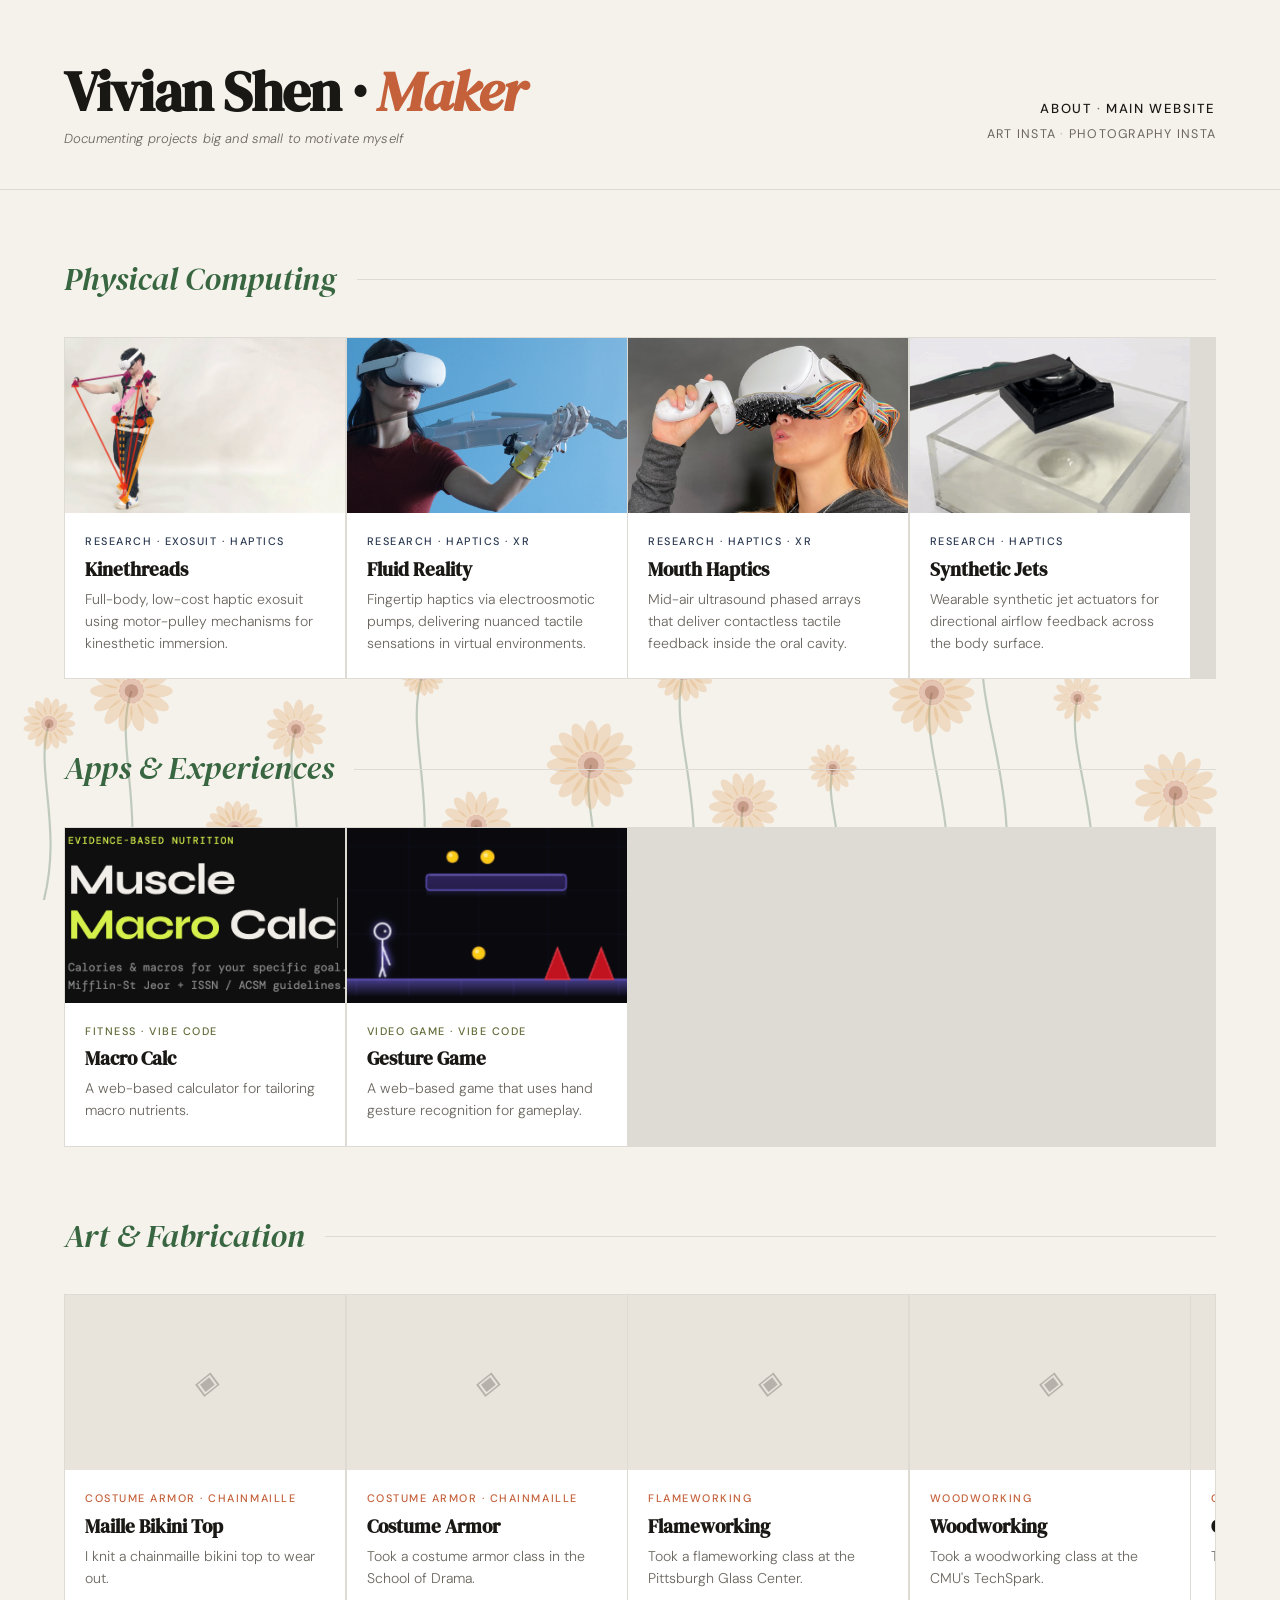
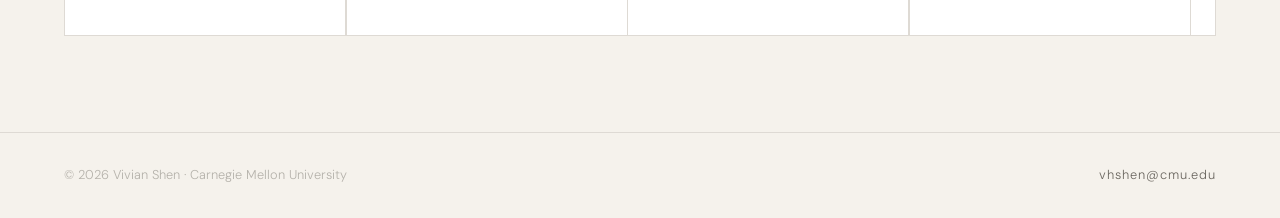
<file: index.html>
<!DOCTYPE html>
<html lang="en">
<head>
  <meta charset="UTF-8" />
  <meta name="viewport" content="width=device-width, initial-scale=1.0" />
  <title>Vivian Shen</title>
  <link rel="preconnect" href="https://fonts.googleapis.com" />
  <link rel="preconnect" href="https://fonts.gstatic.com" crossorigin />
  <link href="https://fonts.googleapis.com/css2?family=DM+Serif+Display:ital@0;1&family=DM+Sans:ital,opsz,wght@0,9..40,300;0,9..40,400;0,9..40,500;1,9..40,300&display=swap" rel="stylesheet" />
  <style>
    *, *::before, *::after { box-sizing: border-box; margin: 0; padding: 0; }

    :root {
      --cream: #F5F2EC;
      --ink: #1a1814;
      --ink-muted: #6b6760;
      --ink-faint: #b5b2ab;
      --terracotta: #C4603A;
      --terracotta-dark: #bc6c25;
      --light-orange: #dda15e;
      --forest: #283618;
      --meadow: #386641;
      --olive: #606c38;
      --navy: #2b3a52;
      --rule: #dedad4;
      --card-bg: #ffffff;
      --hover-bg: #f0ede6;
    }

    html { font-size: 16px; }

    body {
      background: var(--cream);
      color: var(--ink);
      font-family: 'DM Sans', sans-serif;
      font-weight: 300;
      line-height: 1.6;
      min-height: 100vh;
    }

    /* ── Header ── */
    header {
      padding: 4rem 4rem 2.5rem;
      border-bottom: 1px solid var(--rule);
      display: flex;
      align-items: flex-end;
      justify-content: space-between;
      flex-wrap: wrap;
      gap: 1rem;
    }

    .site-name {
      font-family: 'DM Serif Display', serif;
      font-size: clamp(2.2rem, 5vw, 3.5rem);
      letter-spacing: -0.02em;
      line-height: 1;
      color: var(--ink);
    }

    .site-name em {
      font-style: italic;
      color: var(--terracotta);
    }

    .header-left {
      display: flex;
      flex-direction: column;
      gap: 0.5rem;
    }

    .header-right {
      display: flex;
      flex-direction: column;
      align-items: flex-end;
      gap: 0.4rem;
      padding-bottom: 0.25rem;
    }

    .site-tagline {
      font-size: 0.82rem;
      letter-spacing: 0.12em;
      text-transform: uppercase;
      color: var(--ink-muted);
      font-weight: 500;
    }

    .site-tagline a {
      color: var(--ink);
      text-decoration: none;
      font-weight: 500;
    }

    .site-tagline a:hover { color: var(--terracotta); }

    .site-subtitle {
      font-size: 0.82rem;
      color: var(--ink-muted);
      font-weight: 300;
      font-style: italic;
      letter-spacing: 0.01em;
    }

    .site-social {
      font-size: 0.78rem;
      letter-spacing: 0.1em;
      text-transform: uppercase;
      color: var(--ink-faint);
      font-weight: 400;
    }

    .site-social a {
      color: var(--ink-muted);
      text-decoration: none;
    }

    .site-social a:hover { color: var(--terracotta); }

    /* ── Main ── */
    main {
      padding: 0 4rem 6rem;
      width: 100%;
    }

    /* ── Section ── */
    section {
      padding-top: 4rem;
    }

    .section-header {
      display: flex;
      align-items: center;
      gap: 1.25rem;
      margin-bottom: 2rem;
    }

    .section-label {
      font-family: 'DM Serif Display', serif;
      font-size: 2rem;
      font-style: italic;
      color: var(--meadow);
      white-space: nowrap;
    }

    .section-rule {
      flex: 1;
      height: 1px;
      background: var(--rule);
    }

    .section-number {
      font-size: 0.75rem;
      letter-spacing: 0.1em;
      color: var(--ink-faint);
      font-weight: 400;
    }

    /* ── Grid ── */
    .project-grid {
      display: inline-flex;
      flex-direction: row;
      gap: 1.5px;
      background: var(--rule);
      border: 1.5px solid var(--rule);
      max-width: 100%;
      overflow-x: auto;
      scroll-snap-type: x mandatory;
      -webkit-overflow-scrolling: touch;
      scrollbar-width: thin;
      scrollbar-color: var(--ink-faint) transparent;
    }

    .project-grid::-webkit-scrollbar {
      height: 4px;
    }

    .project-grid::-webkit-scrollbar-track {
      background: transparent;
    }

    .project-grid::-webkit-scrollbar-thumb {
      background: var(--ink-faint);
      border-radius: 2px;
    }

    /* ── Card ── */
    .project-card {
      background: var(--card-bg);
      text-decoration: none;
      color: inherit;
      display: block;
      position: relative;
      overflow: hidden;
      transition: background 0.18s ease;
      flex: 0 0 280px;
      scroll-snap-align: start;
    }

    .project-card:hover {
      background: var(--hover-bg);
    }

    .project-card:hover .card-arrow {
      opacity: 1;
      transform: translate(0, 0);
    }

    .project-card:hover .card-thumb img {
      transform: scale(1.04);
    }

    .card-thumb {
      width: 100%;
      aspect-ratio: 16 / 10;
      overflow: hidden;
      background: #e8e4dc;
      position: relative;
    }

    .card-thumb img {
      width: 100%;
      height: 100%;
      object-fit: cover;
      display: block;
      transition: transform 0.4s ease;
    }

    .card-thumb-placeholder {
      width: 100%;
      height: 100%;
      display: flex;
      align-items: center;
      justify-content: center;
      font-family: 'DM Serif Display', serif;
      font-style: italic;
      font-size: 2rem;
      color: var(--ink-faint);
      user-select: none;
    }

    .card-body {
      padding: 1.25rem 1.25rem 1.5rem;
    }

    .card-tag {
      font-size: 0.68rem;
      letter-spacing: 0.14em;
      text-transform: uppercase;
      font-weight: 500;
      margin-bottom: 0.4rem;
    }

    .tag-tech { color: var(--navy); }
    .tag-experience { color: var(--olive); }
    .tag-art { color: var(--terracotta); }

    .card-title {
      font-family: 'DM Serif Display', serif;
      font-size: 1.2rem;
      line-height: 1.25;
      margin-bottom: 0.5rem;
      color: var(--ink);
    }

    .card-blurb {
      font-size: 0.88rem;
      color: var(--ink-muted);
      line-height: 1.55;
    }

    .card-arrow {
      position: absolute;
      top: 1rem;
      right: 1rem;
      width: 28px;
      height: 28px;
      border: 1px solid var(--rule);
      border-radius: 50%;
      display: flex;
      align-items: center;
      justify-content: center;
      background: var(--card-bg);
      opacity: 0;
      transform: translate(4px, -4px);
      transition: opacity 0.18s ease, transform 0.18s ease;
    }

    .card-arrow svg {
      width: 12px;
      height: 12px;
      stroke: var(--ink);
      fill: none;
      stroke-width: 1.5;
    }

    /* ── Footer ── */
    footer {
      border-top: 1px solid var(--rule);
      padding: 2rem 4rem;
      display: flex;
      align-items: center;
      justify-content: space-between;
      flex-wrap: wrap;
      gap: 1rem;
    }

    footer p {
      font-size: 0.8rem;
      color: var(--ink-faint);
    }

    footer a {
      color: var(--ink-muted);
      text-decoration: none;
      font-size: 0.8rem;
      letter-spacing: 0.08em;
    }

    footer a:hover { color: var(--terracotta); }

    @media (max-width: 640px) {
      header, main, footer { padding-left: 1.5rem; padding-right: 1.5rem; }
      header { padding-top: 2.5rem; }
    }
  </style>
</head>
<body>

<canvas id="sunflower-canvas" style="position:fixed;inset:0;width:100%;height:100%;pointer-events:none;z-index:0;"></canvas>

<header style="position:relative;z-index:1;">
  <div class="header-left">
    <h1 class="site-name">Vivian Shen · <em>Maker</em></h1>
    <p class="site-subtitle">Documenting projects big and small to motivate myself</p>
  </div>
  <div class="header-right">
    <p class="site-tagline"><a href="./about.html">About</a> · <a href="https://www.vivian-shen.com">Main Website</a></p>
    <p class="site-social"><a href="https://www.instagram.com/vhshen.art/" target="_blank">Art Insta</a> · <a href="https://www.instagram.com/vhshen.jpg/" target="_blank">Photography Insta</a></p>
  </div>
</header>

<main style="position:relative;z-index:1;">

  <!-- ── TECH ── -->
  <section aria-label="Physical Computing projects">
    <div class="section-header">
      <span class="section-label">Physical Computing</span>
      <div class="section-rule"></div>
      <!-- <span class="section-number">01</span> -->
    </div>
    <div class="project-grid">

      <a href="https://www.vivian-shen.com/research/kinethreads" class="project-card">
        <div class="card-thumb">
          <!-- <div class="card-thumb-placeholder">⊗</div> -->
          <img src="./images/kinethreads.png" alt="Photo of the Kinethreads prototype, showing a full-body haptic exosuit with visible motor-pulley mechanisms." />
        </div>
        <div class="card-body">
          <p class="card-tag tag-tech">RESEARCH · Exosuit · Haptics</p>
          <h2 class="card-title">Kinethreads</h2>
          <p class="card-blurb">Full-body, low-cost haptic exosuit using motor-pulley mechanisms for kinesthetic immersion.</p>
        </div>
        <div class="card-arrow">
          <svg viewBox="0 0 12 12"><path d="M2 10L10 2M10 2H4M10 2V8"/></svg>
        </div>
      </a>

      <a href="https://www.vivian-shen.com/research/fluid-reality" class="project-card">
        <div class="card-thumb">
          <!-- <div class="card-thumb-placeholder">〜</div> -->
          <img src="./images/fluidreality.png" alt="Photo of the Fluid Reality prototype, showing a fingertip haptic device with a small fluid reservoir and tubing." />
        </div>
        <div class="card-body">
          <p class="card-tag tag-tech">RESEARCH · Haptics · XR</p>
          <h2 class="card-title">Fluid Reality</h2>
          <p class="card-blurb">Fingertip haptics via electroosmotic pumps, delivering nuanced tactile sensations in virtual environments.</p>
        </div>
        <div class="card-arrow">
          <svg viewBox="0 0 12 12"><path d="M2 10L10 2M10 2H4M10 2V8"/></svg>
        </div>
      </a>

      <a href="https://www.vivian-shen.com/research/mouthhaptics" class="project-card">
        <div class="card-thumb">
          <!-- <div class="card-thumb-placeholder">◎</div> -->
          <img src="./images/mouthhaptics.png" alt="Photo of the Mouth Haptics prototype, showing a device for delivering tactile feedback inside the oral cavity." />
        </div>
        <div class="card-body">
          <p class="card-tag tag-tech">RESEARCH · Haptics · XR</p>
          <h2 class="card-title">Mouth Haptics</h2>
          <p class="card-blurb">Mid-air ultrasound phased arrays that deliver contactless tactile feedback inside the oral cavity.</p>
        </div>
        <div class="card-arrow">
          <svg viewBox="0 0 12 12"><path d="M2 10L10 2M10 2H4M10 2V8"/></svg>
        </div>
      </a>

      <a href="https://www.vivian-shen.com/research/synjets" class="project-card">
        <div class="card-thumb">
          <!-- <div class="card-thumb-placeholder">≋</div> -->
          <img src="./images/synjets.png" alt="Photo of the Synthetic Jets prototype, showing wearable actuators for directional airflow feedback." />
        </div>
        <div class="card-body">
          <p class="card-tag tag-tech">RESEARCH · Haptics</p>
          <h2 class="card-title">Synthetic Jets</h2>
          <p class="card-blurb">Wearable synthetic jet actuators for directional airflow feedback across the body surface.</p>
        </div>
        <div class="card-arrow">
          <svg viewBox="0 0 12 12"><path d="M2 10L10 2M10 2H4M10 2V8"/></svg>
        </div>
      </a>

      <!-- <a href="https://www.vivian-shen.com/research/locolocomotion" class="project-card">
        <div class="card-thumb">
          <div class="card-thumb-placeholder">⟳</div>
        </div>
        <div class="card-body">
          <p class="card-tag tag-tech">Locomotion · VR</p>
          <h2 class="card-title">Locolocomotion</h2>
          <p class="card-blurb">Omnidirectional treadmill prototype with rolling ball mechanisms enabling free lateral VR traversal.</p>
        </div>
        <div class="card-arrow">
          <svg viewBox="0 0 12 12"><path d="M2 10L10 2M10 2H4M10 2V8"/></svg>
        </div>
      </a> -->

    </div>
  </section>

  <!-- ── EXPERIENCE ── -->
  <section aria-label="Experience projects">
    <div class="section-header">
      <span class="section-label">Apps & Experiences</span>
      <div class="section-rule"></div>
      <!-- <span class="section-number">02</span> -->
    </div>
    <div class="project-grid">

      <a href="./webapps/muscle-macro-calculator.html" class="project-card">
        <div class="card-thumb">
          <!-- <div class="card-thumb-placeholder">✦</div> -->
           <img src="./images/macro.png" />
        </div>
        <div class="card-body">
          <p class="card-tag tag-experience">Fitness · Vibe Code</p>
          <h2 class="card-title">Macro Calc</h2>
          <p class="card-blurb">A web-based calculator for tailoring macro nutrients.</p>
        </div>
        <div class="card-arrow">
          <svg viewBox="0 0 12 12"><path d="M2 10L10 2M10 2H4M10 2V8"/></svg>
        </div>
      </a>

      <a href="./webapps/hand-gesture-game.html" class="project-card">
        <div class="card-thumb">
          <!-- <div class="card-thumb-placeholder">✦</div> -->
           <img src="./images/gesturegame.png" alt="Screenshot of the Gesture Game interface, showing a hand in front of a webcam feed with game elements overlaid." />
        </div>
        <div class="card-body">
          <p class="card-tag tag-experience">Video Game · Vibe Code</p>
          <h2 class="card-title">Gesture Game</h2>
          <p class="card-blurb">A web-based game that uses hand gesture recognition for gameplay.</p>
        </div>
        <div class="card-arrow">
          <svg viewBox="0 0 12 12"><path d="M2 10L10 2M10 2H4M10 2V8"/></svg>
        </div>
      </a>

      <!-- <a href="./webapps/ARAR_offline/" class="project-card">
        <div class="card-thumb">
          <div class="card-thumb-placeholder">✦</div>
        </div>
        <div class="card-body">
          <p class="card-tag tag-experience">User Study</p>
          <h2 class="card-title">ARAR Async Study</h2>
          <p class="card-blurb"></p>
        </div>
        <div class="card-arrow">
          <svg viewBox="0 0 12 12"><path d="M2 10L10 2M10 2H4M10 2V8"/></svg>
        </div>
      </a> -->

      <!-- <a href="./webapps/ARAR_offline/" class="project-card">
        <div class="card-thumb">
          <div class="card-thumb-placeholder">✦</div>
        </div>
        <div class="card-body">
          <p class="card-tag tag-experience">Coffee · Pittsburgh</p>
          <h2 class="card-title">Coffee Passport</h2>
          <p class="card-blurb">Created a digital passport for exploring coffee shops in Pittsburgh.</p>
        </div>
        <div class="card-arrow">
          <svg viewBox="0 0 12 12"><path d="M2 10L10 2M10 2H4M10 2V8"/></svg>
        </div>
      </a> -->

      <!-- <a href="./chi2026/" class="project-card">
        <div class="card-thumb">
          <div class="card-thumb-placeholder">▲</div>
        </div>
        <div class="card-body">
          <p class="card-tag tag-experience">Conference · Pittsburgh</p>
          <h2 class="card-title">CHI 2026</h2>
          <p class="card-blurb">Creative direction and local organizing for CHI 2026 in Pittsburgh — branding, rally towels, and three-rivers identity.</p>
        </div>
        <div class="card-arrow">
          <svg viewBox="0 0 12 12"><path d="M2 10L10 2M10 2H4M10 2V8"/></svg>
        </div>
      </a> -->

      <!-- <a href="./uist-sic/" class="project-card">
        <div class="card-thumb">
          <div class="card-thumb-placeholder">⬡</div>
        </div>
        <div class="card-body">
          <p class="card-tag tag-experience">UIST · Organizing</p>
          <h2 class="card-title">UIST Student Innovation Contest</h2>
          <p class="card-blurb">Co-chairing the UIST SIC in partnership with EmotiBit, including theme design and promo video production.</p>
        </div>
        <div class="card-arrow">
          <svg viewBox="0 0 12 12"><path d="M2 10L10 2M10 2H4M10 2V8"/></svg>
        </div>
      </a> -->

    </div>
  </section>

  <!-- ── ART ── -->
  <section aria-label="Art projects">
    <div class="section-header">
      <span class="section-label">Art & Fabrication</span>
      <div class="section-rule"></div>
      <!-- <span class="section-number">03</span> -->
    </div>
    <div class="project-grid">
      <a href="./mailletop/" class="project-card">
        <div class="card-thumb">
          <div class="card-thumb-placeholder">◈</div>
        </div>
        <div class="card-body">
          <p class="card-tag tag-art">Costume Armor · Chainmaille</p>
          <h2 class="card-title">Maille Bikini Top</h2>
          <p class="card-blurb">I knit a chainmaille bikini top to wear out.</p>
        </div>
        <div class="card-arrow">
          <svg viewBox="0 0 12 12"><path d="M2 10L10 2M10 2H4M10 2V8"/></svg>
        </div>
      </a>
      
      <a href="./costumearmor/" class="project-card">
        <div class="card-thumb">
          <div class="card-thumb-placeholder">◈</div>
        </div>
        <div class="card-body">
          <p class="card-tag tag-art">Costume Armor · Chainmaille</p>
          <h2 class="card-title">Costume Armor</h2>
          <p class="card-blurb">Took a costume armor class in the School of Drama.</p>
        </div>
        <div class="card-arrow">
          <svg viewBox="0 0 12 12"><path d="M2 10L10 2M10 2H4M10 2V8"/></svg>
        </div>
      </a>

      <a href="./flameworking/" class="project-card">
        <div class="card-thumb">
          <div class="card-thumb-placeholder">◈</div>
        </div>
        <div class="card-body">
          <p class="card-tag tag-art">Flameworking</p>
          <h2 class="card-title">Flameworking</h2>
          <p class="card-blurb">Took a flameworking class at the Pittsburgh Glass Center.</p>
        </div>
        <div class="card-arrow">
          <svg viewBox="0 0 12 12"><path d="M2 10L10 2M10 2H4M10 2V8"/></svg>
        </div>
      </a>

      <a href="./woodworking/" class="project-card">
        <div class="card-thumb">
          <div class="card-thumb-placeholder">◈</div>
        </div>
        <div class="card-body">
          <p class="card-tag tag-art">Woodworking</p>
          <h2 class="card-title">Woodworking</h2>
          <p class="card-blurb">Took a woodworking class at the CMU's TechSpark.</p>
        </div>
        <div class="card-arrow">
          <svg viewBox="0 0 12 12"><path d="M2 10L10 2M10 2H4M10 2V8"/></svg>
        </div>
      </a>

      <a href="./glass-blowing/" class="project-card">
        <div class="card-thumb">
          <div class="card-thumb-placeholder">◈</div>
        </div>
        <div class="card-body">
          <p class="card-tag tag-art">Glass Blowing · Hot Glass</p>
          <h2 class="card-title">Glass Blowing</h2>
          <p class="card-blurb">Took Hot Glass I at PGH Glass Center</p>
        </div>
        <div class="card-arrow">
          <svg viewBox="0 0 12 12"><path d="M2 10L10 2M10 2H4M10 2V8"/></svg>
        </div>
      </a>

      <a href="./risograph/" class="project-card">
        <div class="card-thumb">
          <div class="card-thumb-placeholder">◈</div>
        </div>
        <div class="card-body">
          <p class="card-tag tag-art">Risograph · Printmaking</p>
          <h2 class="card-title">Birds Aren't Real Poster</h2>
          <p class="card-blurb">A risograph poster for the Birds Aren't Real campaign.</p>
        </div>
        <div class="card-arrow">
          <svg viewBox="0 0 12 12"><path d="M2 10L10 2M10 2H4M10 2V8"/></svg>
        </div>
      </a>

      <a href="./frogstamp/" class="project-card">
        <div class="card-thumb">
          <div class="card-thumb-placeholder">◈</div>
        </div>
        <div class="card-body">
          <p class="card-tag tag-art">Linocut · Stamp Making</p>
          <h2 class="card-title">Frog Stamp</h2>
          <p class="card-blurb">A linocut stamp featuring a Japanese frog design.</p>
        </div>
        <div class="card-arrow">
          <svg viewBox="0 0 12 12"><path d="M2 10L10 2M10 2H4M10 2V8"/></svg>
        </div>
      </a>

      <a href="./digiavatars/" class="project-card">
        <div class="card-thumb">
          <div class="card-thumb-placeholder">◈</div>
        </div>
        <div class="card-body">
          <p class="card-tag tag-art">Digital Art</p>
          <h2 class="card-title">Digital Avatars</h2>
          <p class="card-blurb">As a fundraiser for BLM, I created digital avatars for friends to raise money.</p>
        </div>
        <div class="card-arrow">
          <svg viewBox="0 0 12 12"><path d="M2 10L10 2M10 2H4M10 2V8"/></svg>
        </div>
      </a>

      <a href="./digiskylines/" class="project-card">
        <div class="card-thumb">
          <div class="card-thumb-placeholder">◈</div>
        </div>
        <div class="card-body">
          <p class="card-tag tag-art">Digital Art</p>
          <h2 class="card-title">Digital Skylines</h2>
          <p class="card-blurb">Geometric city skylines of LA, SF, and NYC.</p>
        </div>
        <div class="card-arrow">
          <svg viewBox="0 0 12 12"><path d="M2 10L10 2M10 2H4M10 2V8"/></svg>
        </div>
      </a>

      <a href="./pokecardpainting/" class="project-card">
        <div class="card-thumb">
          <div class="card-thumb-placeholder">∧</div>
        </div>
        <div class="card-body">
          <p class="card-tag tag-art">Painting · Pokemon</p>
          <h2 class="card-title">Pokemon Card Painting</h2>
          <p class="card-blurb">Practiced painting by "completing" Pokemon cards.</p>
        </div>
        <div class="card-arrow">
          <svg viewBox="0 0 12 12"><path d="M2 10L10 2M10 2H4M10 2V8"/></svg>
        </div>
      </a>

      <a href="./digipokemon/" class="project-card">
        <div class="card-thumb">
          <div class="card-thumb-placeholder">◉</div>
        </div>
        <div class="card-body">
          <p class="card-tag tag-art">Digital Art · Pokemon</p>
          <h2 class="card-title">Digital Pokemon</h2>
          <p class="card-blurb">To learn digital art, I drew the first 9 pokemon.</p>
        </div>
        <div class="card-arrow">
          <svg viewBox="0 0 12 12"><path d="M2 10L10 2M10 2H4M10 2V8"/></svg>
        </div>
      </a>

    </div>
  </section>

</main>

<footer style="position:relative;z-index:1;">
  <p>© 2026 Vivian Shen · Carnegie Mellon University</p>
  <a href="mailto:vhshen@cmu.edu">vhshen@cmu.edu</a>
</footer>

<script>
(function () {
  const canvas = document.getElementById('sunflower-canvas');
  const ctx = canvas.getContext('2d');

  let mouseX = window.innerWidth / 2;
  let mouseY = window.innerHeight / 2;

  document.addEventListener('mousemove', e => {
    mouseX = e.clientX;
    mouseY = e.clientY;
  });

  const flowers = [];

  function buildFlowers() {
    flowers.length = 0;
    const W = window.innerWidth;
    const H = window.innerHeight;

    // Spread flowers across the bottom, with a few taller ones for depth
    const positions = [
      // x as fraction of W, baseY offset above bottom, stemLen, size
      [0.03, 0],  [0.10, 0], [0.17, 0], [0.24, 0],
      [0.31, 0],  [0.38, 0], [0.45, 0], [0.52, 0],
      [0.59, 0],  [0.66, 0], [0.73, 0], [0.80, 0],
      [0.87, 0],  [0.94, 0],
    ];

    // Seed deterministic randomness per position for consistent look
    function seededRand(seed) {
      const x = Math.sin(seed + 1) * 43758.5453123;
      return x - Math.floor(x);
    }

    positions.forEach(([xf], i) => {
      const r1 = seededRand(i * 3.1);
      const r2 = seededRand(i * 3.1 + 1);
      const r3 = seededRand(i * 3.1 + 2);
      flowers.push({
        x: xf * W + (r1 - 0.5) * 60,
        baseY: H + 10,                          // rooted at bottom edge
        stemLength: 80 + r2 * 200,
        size: 16 + r3 * 18,
        petalCount: 12 + Math.round(r1 * 6),
        angle: -Math.PI / 2,
        lerpSpeed: 0.025 + r2 * 0.025,
      });
    });
  }

  function resizeCanvas() {
    canvas.width = window.innerWidth;
    canvas.height = window.innerHeight;
    buildFlowers();
  }
  resizeCanvas();
  window.addEventListener('resize', resizeCanvas);

  function drawFlower(f) {
    const { x, baseY, stemLength, size, angle, petalCount } = f;

    // Tip position
    const tipX = x + Math.cos(angle) * stemLength;
    const tipY = baseY + Math.sin(angle) * stemLength;

    // Slight S-curve for stem
    const ctrl1X = x + Math.cos(angle + 0.25) * stemLength * 0.45;
    const ctrl1Y = baseY + Math.sin(angle + 0.25) * stemLength * 0.45;
    const ctrl2X = x + Math.cos(angle - 0.1) * stemLength * 0.75;
    const ctrl2Y = baseY + Math.sin(angle - 0.1) * stemLength * 0.75;

    ctx.beginPath();
    ctx.moveTo(x, baseY);
    ctx.bezierCurveTo(ctrl1X, ctrl1Y, ctrl2X, ctrl2Y, tipX, tipY);
    ctx.strokeStyle = 'rgba(56, 102, 65, 0.28)';
    ctx.lineWidth = 2.2;
    ctx.lineJoin = 'round';
    ctx.stroke();

    // Petals
    for (let p = 0; p < petalCount; p++) {
      const pa = (p / petalCount) * Math.PI * 2;
      const px = tipX + Math.cos(pa) * size * 0.85;
      const py = tipY + Math.sin(pa) * size * 0.85;
      ctx.beginPath();
      ctx.ellipse(px, py, size * 0.48, size * 0.21, pa, 0, Math.PI * 2);
      ctx.fillStyle = 'rgba(221, 161, 94, 0.28)';
      ctx.fill();
    }

    // Center disc
    ctx.beginPath();
    ctx.arc(tipX, tipY, size * 0.40, 0, Math.PI * 2);
    ctx.fillStyle = 'rgba(196, 96, 58, 0.32)';
    ctx.fill();

    // Inner seed ring
    ctx.beginPath();
    ctx.arc(tipX, tipY, size * 0.22, 0, Math.PI * 2);
    ctx.fillStyle = 'rgba(120, 50, 20, 0.28)';
    ctx.fill();
  }

  const MAX_TILT = Math.PI / 5.5; // ~33° max lean from vertical

  function animate() {
    ctx.clearRect(0, 0, canvas.width, canvas.height);

    flowers.forEach(f => {
      // Angle from flower base to cursor
      const dx = mouseX - f.x;
      const dy = mouseY - f.baseY;
      let raw = Math.atan2(dy, dx);

      // Clamp to within MAX_TILT of straight-up (-PI/2)
      let delta = raw - (-Math.PI / 2);
      while (delta >  Math.PI) delta -= Math.PI * 2;
      while (delta < -Math.PI) delta += Math.PI * 2;
      delta = Math.max(-MAX_TILT, Math.min(MAX_TILT, delta));
      const target = -Math.PI / 2 + delta;

      // Smooth lerp
      f.angle += (target - f.angle) * f.lerpSpeed;

      drawFlower(f);
    });

    requestAnimationFrame(animate);
  }

  animate();
})();
</script>

<script>
(function () {
  const ns = 'http://www.w3.org/2000/svg';

  // Simple upright leaf SVG — tip at top (y≈1), base at bottom (y≈30)
  function makeLeafSVG(w, h, opacity) {
    const svg = document.createElementNS(ns, 'svg');
    svg.setAttribute('viewBox', '0 0 20 32');
    svg.setAttribute('width', w);
    svg.setAttribute('height', h);
    svg.style.display = 'block';

    const p = document.createElementNS(ns, 'path');
    p.setAttribute('d', 'M10 30 C4 23 1 16 1 9 C1 4 5 1 10 1 C15 1 19 4 19 9 C19 16 16 23 10 30Z');
    p.setAttribute('fill', `rgba(56,102,65,${opacity})`);

    const v = document.createElementNS(ns, 'line');
    v.setAttribute('x1', '10'); v.setAttribute('y1', '28');
    v.setAttribute('x2', '10'); v.setAttribute('y2', '2');
    v.setAttribute('stroke', 'rgba(40,54,24,0.35)');
    v.setAttribute('stroke-width', '0.9');

    svg.appendChild(p);
    svg.appendChild(v);
    return svg;
  }

  // Leaf definitions — all point upward.
  // bxf: base-x as fraction of card width  (0 = left edge, 1 = right edge)
  // byf: base-y as fraction of card height  (0 = top edge, negative = above card)
  // Leaves are positioned so their bottom-center is at (bxf*W, byf*H).
  // rot: slight lean left (negative) or right (positive) from vertical.
  const DEFS = [
    // ── Top edge: bases along the top border, leaves extend upward ──
    { bxf:  0.2, byf:  0.0,  w: 17, h: 24, rot: -14, delay:  0 },
    { bxf:  0.28, byf: -0.01, w: 21, h: 30, rot:  -6, delay: 30 },
    { bxf:  0.36, byf:  0.0,  w: 19, h: 27, rot: -18, delay: 60 },
    { bxf:  0.42, byf:  0.0,  w: 19, h: 27, rot:   0, delay: 25 },
    { bxf:  0.48, byf: -0.01, w: 23, h: 32, rot:   4, delay: 15 },
    { bxf:  0.55, byf:  0.0,  w: 18, h: 25, rot:  -3, delay: 45 },
    { bxf:  0.60, byf: -0.01, w: 22, h: 31, rot:  10, delay: 75 },
    { bxf:  0.68, byf:  0.0,  w: 19, h: 27, rot:  -8, delay: 20 },
    { bxf:  0.73, byf: -0.01, w: 21, h: 29, rot:  15, delay: 50 },
    { bxf:  0.8, byf:  0.0,  w: 17, h: 24, rot:   6, delay: 80 },
  ];

  function createOverlay(card) {
    const rect = card.getBoundingClientRect();
    const W = rect.width, H = rect.height;

    const wrap = document.createElement('div');
    Object.assign(wrap.style, {
      position: 'fixed',
      left: rect.left + 'px', top: rect.top + 'px',
      width: W + 'px', height: H + 'px',
      pointerEvents: 'none', zIndex: '50', overflow: 'visible',
    });

    const leaves = DEFS.map(({ bxf, byf, w, h, rot, delay }, i) => {
      const opacity = 0.50 + (i % 3) * 0.08;
      const leaf = makeLeafSVG(w, h, opacity);

      // Place so bottom-center of the SVG lands at (bxf*W, byf*H)
      const bx = bxf * W;
      const by = byf * H;
      Object.assign(leaf.style, {
        position: 'absolute',
        left: (bx - w / 2) + 'px',
        top:  (by - h) + 'px',
        transformOrigin: '50% 100%',         // pivot at the base of the leaf
        transform: `rotate(${rot}deg) scale(0)`,
        transition: `transform 300ms cubic-bezier(0.34,1.56,0.64,1) ${delay}ms`,
      });

      wrap.appendChild(leaf);
      return leaf;
    });

    document.body.appendChild(wrap);
    return { wrap, leaves };
  }

  // ── Shared state ──
  let activeCard = null;
  let ov = null;
  let killTimer = null;
  let mouseX = 0, mouseY = 0;

  document.addEventListener('mousemove', e => { mouseX = e.clientX; mouseY = e.clientY; });

  function showLeaves(card) {
    clearTimeout(killTimer);
    if (ov) { ov.wrap.remove(); ov = null; }
    activeCard = card;
    ov = createOverlay(card);
    requestAnimationFrame(() => requestAnimationFrame(() => {
      if (!ov) return;
      ov.leaves.forEach((leaf, i) => {
        leaf.style.transform = `rotate(${DEFS[i].rot}deg) scale(1)`;
      });
    }));
  }

  function hideLeaves() {
    if (!ov) return;
    const { wrap, leaves } = ov;
    ov = null;
    activeCard = null;
    leaves.forEach((leaf, i) => {
      leaf.style.transition = `transform 180ms ease-in ${Math.floor(DEFS[i].delay * 0.3)}ms`;
      leaf.style.transform = `rotate(${DEFS[i].rot}deg) scale(0)`;
    });
    killTimer = setTimeout(() => wrap.remove(), 420);
  }

  // On scroll: reposition overlay if mouse is still over the same card,
  // otherwise dismiss and check if a new card is now under the cursor.
  window.addEventListener('scroll', () => {
    if (activeCard) {
      const r = activeCard.getBoundingClientRect();
      const stillOver = mouseX >= r.left && mouseX <= r.right &&
                        mouseY >= r.top  && mouseY <= r.bottom;
      if (stillOver) {
        // Follow the card as it scrolls
        if (ov) { ov.wrap.style.left = r.left + 'px'; ov.wrap.style.top = r.top + 'px'; }
        return;
      }
      hideLeaves();
    }

    // Check if the cursor is now over a different card
    const el = document.elementFromPoint(mouseX, mouseY);
    const newCard = el && el.closest('.project-card');
    if (newCard) showLeaves(newCard);
  }, { passive: true, capture: true });

  document.querySelectorAll('.project-card').forEach(card => {
    card.addEventListener('mouseenter', () => showLeaves(card));
    card.addEventListener('mouseleave', hideLeaves);
  });
})();
</script>

</body>
</html>
</file>
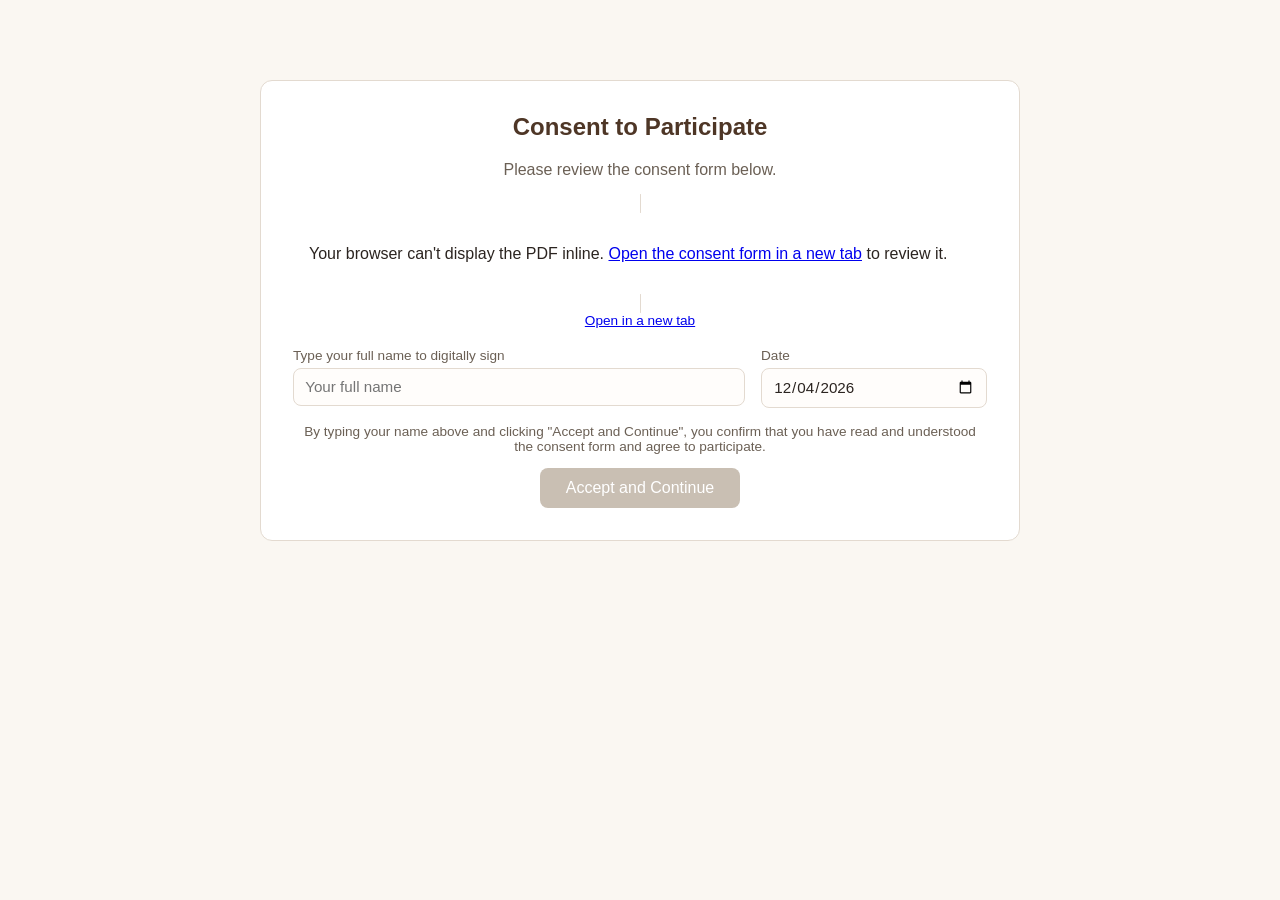
<file: webapps/ARAR_offline/index.html>
<!DOCTYPE html>
<html lang="en">
<head>
<meta charset="UTF-8">
<meta name="viewport" content="width=device-width, initial-scale=1.0">
<title>Clip Response Study</title>
<link rel="stylesheet" href="style.css">
</head>
<body>

  <!-- Consent screen -->
  <section id="consent-screen" class="screen">
    <div class="card consent-card">
      <h1>Consent to Participate</h1>
      <p class="muted">Please review the consent form below.</p>

      <object id="consent-pdf" data="consent/consent-form.pdf" type="application/pdf" class="consent-pdf">
        <p>
          Your browser can't display the PDF inline.
          <a href="consent/consent-form.pdf" target="_blank" rel="noopener">Open the consent form in a new tab</a> to review it.
        </p>
      </object>
      <p class="muted pdf-fallback-link">
        <a href="consent/consent-form.pdf" target="_blank" rel="noopener">Open in a new tab</a>
      </p>

      <div class="consent-fields">
        <div class="field">
          <label for="consent-name">Type your full name to digitally sign</label>
          <input type="text" id="consent-name" placeholder="Your full name">
        </div>
        <div class="field">
          <label for="consent-date">Date</label>
          <input type="date" id="consent-date">
        </div>
      </div>

      <p class="muted small">By typing your name above and clicking "Accept and Continue", you confirm that you have read and understood the consent form and agree to participate.</p>

      <button id="consent-btn" disabled>Accept and Continue</button>
    </div>
  </section>

  <!-- Welcome screen -->
  <section id="welcome-screen" class="screen" hidden>
    <div class="card">
      <h1>Welcome</h1>
      <p>Thank you for participating in this asynchronous audio study! For best results, please ensure you are in a quiet environment, and use headphones.</p>
      <p>You'll watch a series of video clip pairs. For each video, please describe what you hear and how it makes you feel in the boxes provided, then click <strong>Next</strong> to continue.</p>
      <p class="muted">There are <span id="pair-count"></span> pairs in total.</p>
      <button id="start-btn">Start</button>
    </div>
  </section>

  <!-- Pair screen -->
  <section id="pair-screen" class="screen" hidden>
    <div class="progress-bar">
      <div id="progress-fill" class="progress-fill"></div>
    </div>
    <p class="progress-label">Pair <span id="pair-index"></span> of <span id="pair-total"></span></p>

    <h1>Please watch <b><i>both</i></b> videos below. Feel free to repeat as many times as you'd like. Then, answer all questions before proceeding. You can return to the videos anytime you need.</h1>

    <main class="clip-grid">
      <section class="clip-panel">
        <h2>Clip 1</h2>
        <video id="video-1" controls>
          Your browser does not support the video tag.
        </video>
        <div id="likert-1" class="likert-block"></div>
        <label for="response-1">What words would you use to describe the audio?</label>
        <textarea id="response-1" placeholder="Type your response for Clip 1 here..."></textarea>
      </section>

      <section class="clip-panel">
        <h2>Clip 2</h2>
        <video id="video-2" controls>
          Your browser does not support the video tag.
        </video>
        <div id="likert-2" class="likert-block"></div>
        <label for="response-2">What words would you use to describe the audio?</label>
        <textarea id="response-2" placeholder="Type your response for Clip 2 here..."></textarea>
      </section>
    </main>

    <section class="comparison-question card">
      <p id="comparison-question-text" class="comparison-question-text"></p>
      <div id="comparison-options" class="comparison-options" role="radiogroup" aria-label="Clip comparison"></div>
    </section>

    <footer>
      <button id="next-btn">Next</button>
    </footer>
  </section>

  <!-- Finish screen -->
  <section id="finish-screen" class="screen" hidden>
    <div class="card">
      <h1>Thank you!</h1>
      <p class="muted">Please download your responses below, then email the file to <a href="mailto:vhshen@cmu.edu">vhshen@cmu.edu</a>.</p>
      <button id="download-btn">Download my responses (CSV)</button>
    </div>
  </section>

  <script src="config.js"></script>
  <script src="app.js"></script>
</body>
</html>
</file>
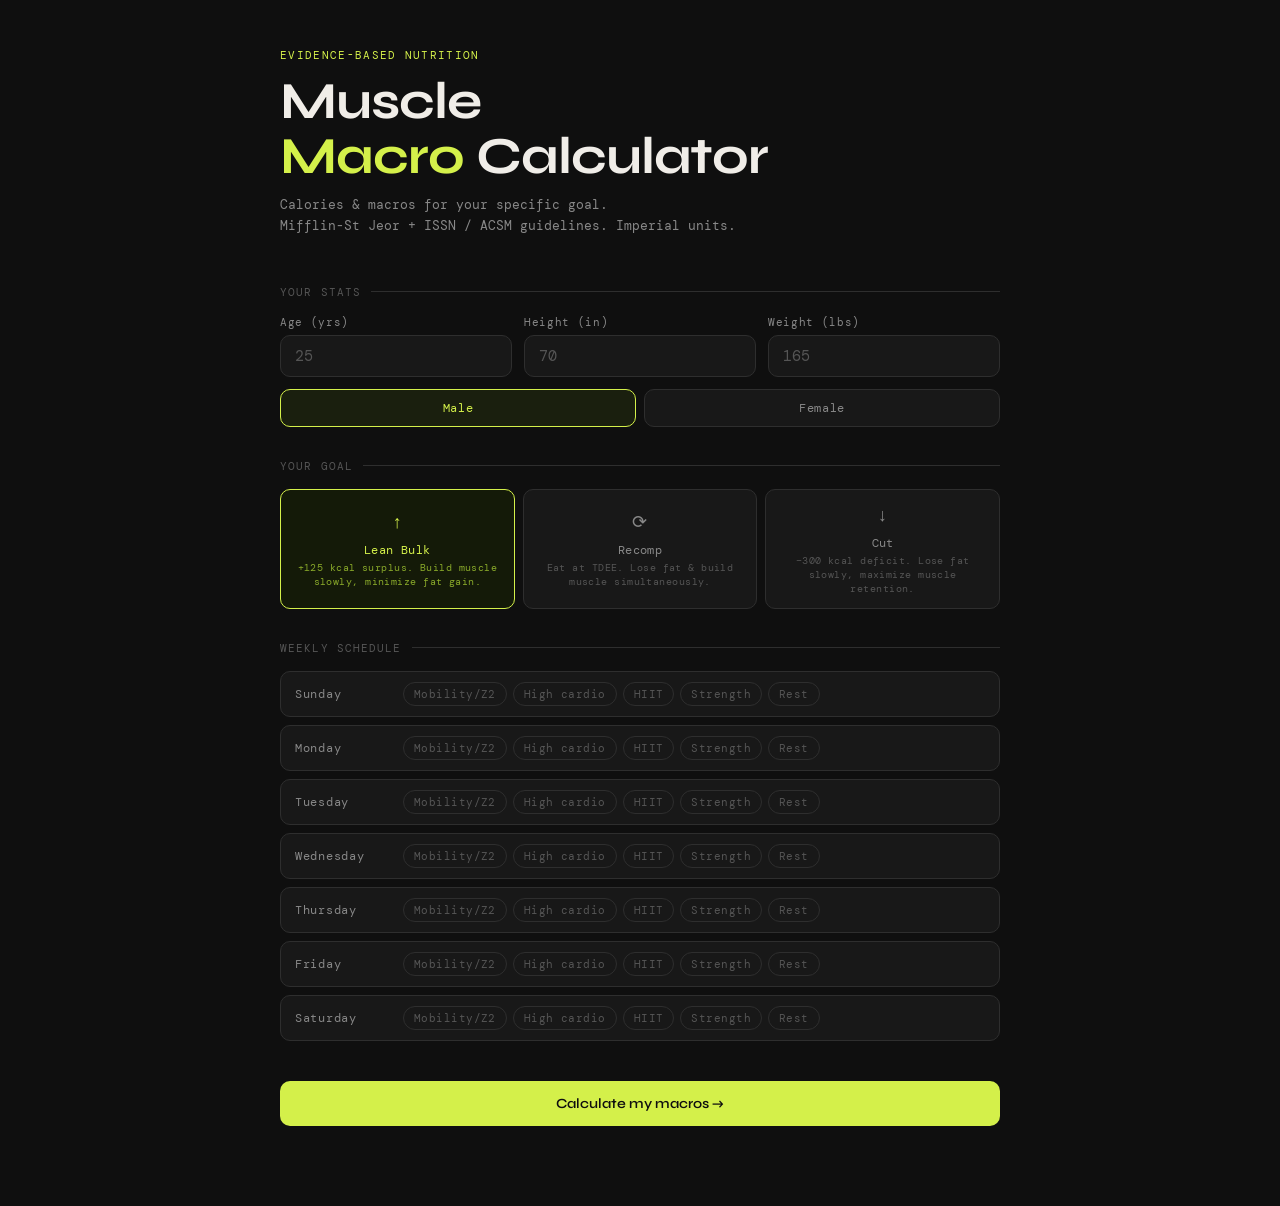
<file: webapps/muscle-macro-calculator.html>
<!DOCTYPE html>
<html lang="en">
<head>
<meta charset="UTF-8" />
<meta name="viewport" content="width=device-width, initial-scale=1.0" />
<title>Muscle Macro Calculator</title>
<link rel="preconnect" href="https://fonts.googleapis.com" />
<link rel="preconnect" href="https://fonts.gstatic.com" crossorigin />
<link href="https://fonts.googleapis.com/css2?family=DM+Mono:wght@400;500&family=Syne:wght@400;500;600;700&display=swap" rel="stylesheet" />
<style>
  *, *::before, *::after { box-sizing: border-box; margin: 0; padding: 0; }
  :root {
    --bg: #0f0f0f; --bg2: #181818; --bg3: #222222;
    --border: #2e2e2e; --border2: #3a3a3a;
    --text: #f0ede8; --muted: #888; --dim: #555;
    --accent: #d4f04a;
    --protein: #5b8fff; --carbs: #4af0a8; --fat: #f0a84a;
    --radius: 10px; --radius-lg: 16px;
    --mono: 'DM Mono', monospace; --sans: 'Syne', sans-serif;
  }
  html { font-size: 16px; }
  body { background: var(--bg); color: var(--text); font-family: var(--sans); min-height: 100vh; padding: 3rem 1.5rem 5rem; }
  .container { max-width: 720px; margin: 0 auto; }

  .eyebrow { font-family: var(--mono); font-size: 11px; letter-spacing: .12em; color: var(--accent); text-transform: uppercase; margin-bottom: .75rem; }
  h1 { font-size: clamp(2rem,6vw,3.25rem); font-weight: 700; line-height: 1.05; letter-spacing: -.02em; margin-bottom: .75rem; }
  h1 em { font-style: normal; color: var(--accent); }
  .subtitle { font-size: 13px; color: var(--muted); font-family: var(--mono); line-height: 1.6; margin-bottom: 3rem; }

  .section { margin-bottom: 2rem; }
  .section-label { font-family: var(--mono); font-size: 11px; letter-spacing: .1em; color: var(--dim); text-transform: uppercase; margin-bottom: 1rem; display: flex; align-items: center; gap: 10px; }
  .section-label::after { content: ''; flex: 1; height: 1px; background: var(--border); }

  .input-grid { display: grid; grid-template-columns: repeat(3,1fr); gap: 12px; margin-bottom: 12px; }
  .field { display: flex; flex-direction: column; gap: 6px; }
  .field label { font-size: 11px; font-family: var(--mono); color: var(--muted); letter-spacing: .06em; }
  .field input { background: var(--bg2); border: 1px solid var(--border); border-radius: var(--radius); color: var(--text); font-family: var(--mono); font-size: 15px; padding: 10px 14px; width: 100%; outline: none; transition: border-color .15s; -moz-appearance: textfield; }
  .field input::-webkit-inner-spin-button, .field input::-webkit-outer-spin-button { -webkit-appearance: none; }
  .field input:focus { border-color: var(--accent); }
  .field input::placeholder { color: var(--dim); }

  /* Sex toggle */
  .toggle-row { display: flex; gap: 8px; margin-bottom: 0; }
  .toggle-btn { flex: 1; padding: 10px; background: var(--bg2); border: 1px solid var(--border); border-radius: var(--radius); color: var(--muted); font-family: var(--mono); font-size: 12px; cursor: pointer; transition: all .15s; letter-spacing: .05em; text-align: center; }
  .toggle-btn:hover { border-color: var(--border2); color: var(--text); }
  .toggle-btn.active { background: #1a1f0e; border-color: var(--accent); color: var(--accent); }

  /* Goal toggle — each goal gets its own accent color */
  .goal-grid { display: grid; grid-template-columns: repeat(3,1fr); gap: 8px; }
  .goal-btn { padding: 12px 8px; background: var(--bg2); border: 1px solid var(--border); border-radius: var(--radius); color: var(--muted); font-family: var(--mono); font-size: 11px; cursor: pointer; transition: all .15s; letter-spacing: .04em; text-align: center; line-height: 1.5; }
  .goal-btn:hover { border-color: var(--border2); color: var(--text); }
  .goal-btn .goal-icon { font-size: 18px; display: block; margin-bottom: 5px; }
  .goal-btn .goal-name { display: block; font-size: 12px; margin-bottom: 2px; }
  .goal-btn .goal-desc { display: block; font-size: 10px; color: var(--dim); line-height: 1.4; }

  .goal-btn[data-goal="bulk"].active   { background: #141a08; border-color: var(--accent); color: var(--accent); }
  .goal-btn[data-goal="bulk"].active .goal-desc { color: #8aaa2a; }
  .goal-btn[data-goal="recomp"].active { background: #0e1420; border-color: var(--protein); color: var(--protein); }
  .goal-btn[data-goal="recomp"].active .goal-desc { color: #3a6aaa; }
  .goal-btn[data-goal="cut"].active    { background: #1f150a; border-color: var(--fat); color: var(--fat); }
  .goal-btn[data-goal="cut"].active .goal-desc { color: #aa6a2a; }

  /* Schedule */
  .schedule-wrap { display: flex; flex-direction: column; gap: 8px; }
  .day-row { display: grid; grid-template-columns: 96px 1fr; align-items: center; gap: 12px; padding: 10px 14px; background: var(--bg2); border-radius: var(--radius); border: 1px solid var(--border); transition: border-color .15s; }
  .day-row:hover { border-color: var(--border2); }
  .day-name { font-family: var(--mono); font-size: 12px; color: var(--muted); letter-spacing: .06em; }
  .pill-wrap { display: flex; gap: 6px; flex-wrap: wrap; }
  .pill { padding: 4px 10px; border-radius: 100px; border: 1px solid var(--border); background: transparent; color: var(--dim); font-family: var(--mono); font-size: 11px; cursor: pointer; transition: all .15s; letter-spacing: .04em; user-select: none; }
  .pill:hover { border-color: var(--border2); color: var(--muted); }
  .pill.lowcardio.active  { background: #0e1a14; border-color: #3dd68c; color: #3dd68c; }
  .pill.highcardio.active { background: #0e1f1a; border-color: var(--carbs); color: var(--carbs); }
  .pill.hiit.active       { background: #1f150a; border-color: var(--fat); color: var(--fat); }
  .pill.strength.active   { background: #0e1420; border-color: var(--protein); color: var(--protein); }
  .pill.rest.active       { background: #1a1a1a; border-color: #555; color: #aaa; }

  .cta-btn { width: 100%; padding: 14px; background: var(--accent); border: none; border-radius: var(--radius); font-family: var(--sans); font-size: 14px; font-weight: 600; color: #0f0f0f; cursor: pointer; transition: opacity .15s, transform .1s; margin-top: .5rem; }
  .cta-btn:hover { opacity: .9; }
  .cta-btn:active { transform: scale(.99); }
  .error-msg { display: none; font-family: var(--mono); font-size: 12px; color: #f05a5a; margin-top: 8px; }
  .error-msg.show { display: block; }

  /* Results */
  .results { display: none; margin-top: 2.5rem; }
  .results.visible { display: block; animation: fadeUp .4s ease; }
  @keyframes fadeUp { from { opacity:0; transform:translateY(12px); } to { opacity:1; transform:translateY(0); } }

  .tag-row { display: flex; gap: 8px; flex-wrap: wrap; margin-bottom: 1.5rem; }
  .activity-tag { display: inline-block; font-family: var(--mono); font-size: 11px; letter-spacing: .08em; padding: 4px 10px; border-radius: 100px; background: #1a1f0e; border: 1px solid var(--accent); color: var(--accent); }
  .goal-tag { display: inline-block; font-family: var(--mono); font-size: 11px; letter-spacing: .08em; padding: 4px 10px; border-radius: 100px; }
  .goal-tag.bulk   { background: #1a1f0e; border: 1px solid var(--accent); color: var(--accent); }
  .goal-tag.recomp { background: #0e1420; border: 1px solid var(--protein); color: var(--protein); }
  .goal-tag.cut    { background: #1f150a; border: 1px solid var(--fat); color: var(--fat); }

  /* Goal context banner */
  .goal-banner { border-radius: var(--radius); padding: 12px 16px; margin-bottom: 1.5rem; font-family: var(--mono); font-size: 12px; line-height: 1.7; border: 1px solid; }
  .goal-banner.bulk   { background: #141a08; border-color: #3a5010; color: #8aaa4a; }
  .goal-banner.recomp { background: #0a1020; border-color: #1a3060; color: #5b8fff; }
  .goal-banner.cut    { background: #1a1005; border-color: #603010; color: #c07020; }

  .big-grid { display: grid; grid-template-columns: 1fr 1fr; gap: 10px; margin-bottom: 10px; }
  .big-card { background: var(--bg2); border: 1px solid var(--border); border-radius: var(--radius-lg); padding: 1.25rem 1.5rem; }
  .big-card.highlight { margin-bottom: 1.5rem; }
  .big-card.highlight.bulk   { border-color: var(--accent); background: #141a08; }
  .big-card.highlight.recomp { border-color: var(--protein); background: #0a1020; }
  .big-card.highlight.cut    { border-color: var(--fat); background: #1a1005; }
  .card-label { font-family: var(--mono); font-size: 11px; color: var(--muted); letter-spacing: .06em; margin-bottom: 6px; }
  .card-value { font-size: 32px; font-weight: 700; letter-spacing: -.03em; color: var(--text); line-height: 1; }
  .big-card.highlight.bulk   .card-value { color: var(--accent); }
  .big-card.highlight.recomp .card-value { color: var(--protein); }
  .big-card.highlight.cut    .card-value { color: var(--fat); }
  .card-unit { font-family: var(--mono); font-size: 13px; font-weight: 400; color: var(--muted); margin-left: 4px; }
  .surplus-note { font-family: var(--mono); font-size: 11px; color: var(--dim); margin-top: 6px; }

  /* Macro sliders */
  .macro-slider-wrap { background: var(--bg2); border: 1px solid var(--border); border-radius: var(--radius-lg); padding: 1.25rem 1.5rem; margin-bottom: 1.5rem; }
  .slider-header { display: flex; justify-content: space-between; align-items: baseline; margin-bottom: 1rem; }
  .slider-title { font-family: var(--mono); font-size: 11px; color: var(--muted); letter-spacing: .08em; text-transform: uppercase; }
  .slider-reset { font-family: var(--mono); font-size: 11px; color: var(--dim); cursor: pointer; border: none; background: none; letter-spacing: .06em; transition: color .15s; }
  .slider-reset:hover { color: var(--accent); }
  .stacked-bar { height: 14px; border-radius: 100px; display: flex; gap: 2px; overflow: hidden; margin-bottom: 1.25rem; }
  .stacked-seg { height: 100%; border-radius: 100px; transition: width .25s ease; }
  .slider-row { display: grid; grid-template-columns: 80px 1fr 52px 70px; align-items: center; gap: 12px; margin-bottom: 10px; }
  .slider-name { font-family: var(--mono); font-size: 12px; letter-spacing: .04em; }
  .slider-name.p { color: var(--protein); }
  .slider-name.c { color: var(--carbs); }
  .slider-name.f { color: var(--fat); }

  input[type=range] { -webkit-appearance: none; appearance: none; width: 100%; height: 4px; border-radius: 2px; outline: none; cursor: pointer; background: var(--border2); }
  input[type=range].p::-webkit-slider-thumb { -webkit-appearance: none; width: 16px; height: 16px; border-radius: 50%; background: var(--protein); cursor: pointer; }
  input[type=range].c::-webkit-slider-thumb { -webkit-appearance: none; width: 16px; height: 16px; border-radius: 50%; background: var(--carbs); cursor: pointer; }
  input[type=range].f::-webkit-slider-thumb { -webkit-appearance: none; width: 16px; height: 16px; border-radius: 50%; background: var(--fat); cursor: pointer; }
  input[type=range].p::-moz-range-thumb { width: 16px; height: 16px; border-radius: 50%; background: var(--protein); border: none; cursor: pointer; }
  input[type=range].c::-moz-range-thumb { width: 16px; height: 16px; border-radius: 50%; background: var(--carbs); border: none; cursor: pointer; }
  input[type=range].f::-moz-range-thumb { width: 16px; height: 16px; border-radius: 50%; background: var(--fat); border: none; cursor: pointer; }

  .slider-pct { font-family: var(--mono); font-size: 13px; font-weight: 500; color: var(--text); text-align: right; }
  .slider-grams { font-family: var(--mono); font-size: 12px; color: var(--dim); text-align: right; }
  .total-cal-display { display: flex; align-items: baseline; gap: 8px; border-top: 1px solid var(--border); padding-top: 1rem; margin-top: .5rem; }
  .total-cal-num { font-size: 22px; font-weight: 700; color: var(--accent); font-family: var(--mono); }
  .total-cal-label { font-size: 12px; color: var(--muted); font-family: var(--mono); }
  .total-cal-delta { font-size: 12px; font-family: var(--mono); margin-left: auto; }
  .delta-pos { color: #4af0a8; } .delta-neg { color: #f05a5a; } .delta-zero { color: var(--dim); }

  /* Macro cards */
  .macro-grid { display: grid; grid-template-columns: repeat(3,1fr); gap: 10px; margin-bottom: 1.5rem; }
  .macro-card { background: var(--bg2); border: 1px solid var(--border); border-radius: var(--radius); padding: 1rem; }
  .macro-card.p { border-color: #1e2a40; } .macro-card.c { border-color: #0e2018; } .macro-card.f { border-color: #251a0e; }
  .macro-name { font-family: var(--mono); font-size: 10px; letter-spacing: .1em; text-transform: uppercase; margin-bottom: 6px; }
  .macro-card.p .macro-name { color: var(--protein); }
  .macro-card.c .macro-name { color: var(--carbs); }
  .macro-card.f .macro-name { color: var(--fat); }
  .macro-value { font-size: 26px; font-weight: 700; color: var(--text); letter-spacing: -.03em; line-height: 1; }
  .macro-unit { font-family: var(--mono); font-size: 11px; color: var(--dim); margin-left: 2px; }
  .macro-sub { font-family: var(--mono); font-size: 10px; color: var(--dim); margin-top: 4px; }
  .macro-note { font-family: var(--mono); font-size: 10px; margin-top: 4px; padding: 3px 6px; border-radius: 4px; display: inline-block; }
  .macro-note.warn { background: #1f1505; color: #c07020; }
  .macro-note.ok   { background: #0a1505; color: #4aa020; }

  /* Carb breakdown */
  .carb-breakdown { background: var(--bg2); border: 1px solid #0e2018; border-radius: var(--radius-lg); padding: 1.25rem 1.5rem; margin-bottom: 1.5rem; }
  .carb-breakdown-title { font-family: var(--mono); font-size: 11px; color: var(--carbs); letter-spacing: .08em; text-transform: uppercase; margin-bottom: 1rem; }
  .carb-sub-grid { display: grid; grid-template-columns: repeat(3,1fr); gap: 10px; }
  .carb-sub-card { background: var(--bg3); border-radius: var(--radius); padding: .875rem 1rem; }
  .csub-label { font-family: var(--mono); font-size: 10px; color: var(--muted); letter-spacing: .06em; margin-bottom: 5px; }
  .csub-value { font-size: 20px; font-weight: 700; color: var(--text); letter-spacing: -.02em; line-height: 1; }
  .csub-unit { font-family: var(--mono); font-size: 11px; color: var(--dim); margin-left: 2px; }
  .csub-note { font-family: var(--mono); font-size: 10px; color: var(--dim); margin-top: 4px; line-height: 1.4; }
  .csub-bar { height: 3px; border-radius: 2px; margin-top: 8px; background: var(--border); overflow: hidden; }
  .csub-bar-fill { height: 100%; border-radius: 2px; transition: width .3s ease; }

  .footnote { font-family: var(--mono); font-size: 11px; color: var(--dim); line-height: 1.8; border-top: 1px solid var(--border); padding-top: 1.25rem; margin-top: .5rem; }
  .footnote strong { color: var(--muted); font-weight: 500; }

  @media (max-width: 540px) {
    .input-grid { grid-template-columns: 1fr 1fr; }
    .big-grid { grid-template-columns: 1fr; }
    .macro-grid { grid-template-columns: 1fr 1fr; }
    .carb-sub-grid { grid-template-columns: 1fr 1fr; }
    .slider-row { grid-template-columns: 70px 1fr 44px 60px; }
    .goal-grid { grid-template-columns: 1fr; }
  }
</style>
</head>
<body>
<div class="container">
  <div class="eyebrow">Evidence-based nutrition</div>
  <h1>Muscle<br><em>Macro</em> Calculator</h1>
  <p class="subtitle">Calories &amp; macros for your specific goal.<br>Mifflin-St Jeor + ISSN / ACSM guidelines. Imperial units.</p>

  <!-- Stats -->
  <div class="section">
    <div class="section-label">Your stats</div>
    <div class="input-grid">
      <div class="field"><label>Age (yrs)</label><input type="number" id="age" min="15" max="100" placeholder="25" /></div>
      <div class="field"><label>Height (in)</label><input type="number" id="height" min="48" max="96" placeholder="70" /></div>
      <div class="field"><label>Weight (lbs)</label><input type="number" id="weight" min="80" max="600" placeholder="165" /></div>
    </div>
    <div class="toggle-row">
      <button class="toggle-btn active" id="btn-male" onclick="setGender('male')">Male</button>
      <button class="toggle-btn" id="btn-female" onclick="setGender('female')">Female</button>
    </div>
  </div>

  <!-- Goal -->
  <div class="section">
    <div class="section-label">Your goal</div>
    <div class="goal-grid">
      <button class="goal-btn active" data-goal="bulk" onclick="setGoal('bulk')">
        <span class="goal-icon">↑</span>
        <span class="goal-name">Lean Bulk</span>
        <span class="goal-desc">+125 kcal surplus. Build muscle slowly, minimize fat gain.</span>
      </button>
      <button class="goal-btn" data-goal="recomp" onclick="setGoal('recomp')">
        <span class="goal-icon">⟳</span>
        <span class="goal-name">Recomp</span>
        <span class="goal-desc">Eat at TDEE. Lose fat &amp; build muscle simultaneously.</span>
      </button>
      <button class="goal-btn" data-goal="cut" onclick="setGoal('cut')">
        <span class="goal-icon">↓</span>
        <span class="goal-name">Cut</span>
        <span class="goal-desc">−300 kcal deficit. Lose fat slowly, maximize muscle retention.</span>
      </button>
    </div>
  </div>

  <!-- Schedule -->
  <div class="section">
    <div class="section-label">Weekly schedule</div>
    <div class="schedule-wrap" id="days-wrap"></div>
  </div>

  <button class="cta-btn" onclick="calculate()">Calculate my macros →</button>
  <div class="error-msg" id="error-msg">Please fill in age, height, and weight before calculating.</div>

  <!-- Results -->
  <div class="results" id="results">
    <div class="section-label" style="margin-top:2rem">Your results</div>

    <div class="tag-row">
      <div class="activity-tag" id="activity-tag">—</div>
      <div class="goal-tag" id="goal-tag">—</div>
    </div>

    <div class="goal-banner" id="goal-banner"></div>

    <div class="big-grid" style="margin-top:1.5rem">
      <div class="big-card">
        <div class="card-label">BMR (at complete rest)</div>
        <div class="card-value" id="bmr-val">—<span class="card-unit">kcal</span></div>
      </div>
      <div class="big-card">
        <div class="card-label">TDEE (maintenance)</div>
        <div class="card-value" id="tdee-val">—<span class="card-unit">kcal</span></div>
      </div>
    </div>

    <div class="big-card highlight" id="target-card" style="margin-top:10px">
      <div class="card-label" id="target-label">Target daily calories</div>
      <div class="card-value" id="target-val">—<span class="card-unit">kcal</span></div>
      <div class="surplus-note" id="surplus-note">—</div>
    </div>

    <!-- Macro sliders -->
    <div class="section-label">Macro split <span style="color:var(--dim);font-size:10px;letter-spacing:.04em;margin-left:4px">(drag to adjust)</span></div>
    <div class="macro-slider-wrap">
      <div class="slider-header">
        <span class="slider-title">Protein / Carbs / Fat</span>
        <button class="slider-reset" onclick="resetSliders()">↺ reset to recommended</button>
      </div>
      <div class="stacked-bar">
        <div class="stacked-seg" id="sbar-p" style="background:var(--protein)"></div>
        <div class="stacked-seg" id="sbar-c" style="background:var(--carbs)"></div>
        <div class="stacked-seg" id="sbar-f" style="background:var(--fat)"></div>
      </div>
      <div class="slider-row">
        <div class="slider-name p">Protein</div>
        <input type="range" class="p" id="sl-p" min="15" max="55" step="1" value="30" oninput="onSlider('p')" />
        <div class="slider-pct" id="pct-p">30%</div>
        <div class="slider-grams" id="g-p">— g</div>
      </div>
      <div class="slider-row">
        <div class="slider-name c">Carbs</div>
        <input type="range" class="c" id="sl-c" min="10" max="65" step="1" value="48" oninput="onSlider('c')" />
        <div class="slider-pct" id="pct-c">48%</div>
        <div class="slider-grams" id="g-c">— g</div>
      </div>
      <div class="slider-row">
        <div class="slider-name f">Fat</div>
        <input type="range" class="f" id="sl-f" min="10" max="40" step="1" value="22" oninput="onSlider('f')" />
        <div class="slider-pct" id="pct-f">22%</div>
        <div class="slider-grams" id="g-f">— g</div>
      </div>
      <div class="total-cal-display">
        <div class="total-cal-num" id="slider-total-cal">—</div>
        <div class="total-cal-label">kcal from macros</div>
        <div class="total-cal-delta" id="slider-delta"></div>
      </div>
    </div>

    <!-- Macro cards -->
    <div class="section-label">Daily macro totals</div>
    <div class="macro-grid">
      <div class="macro-card p">
        <div class="macro-name">Protein</div>
        <div class="macro-value" id="prot-val">—<span class="macro-unit">g</span></div>
        <div class="macro-sub" id="prot-sub">—</div>
        <div id="prot-note"></div>
      </div>
      <div class="macro-card c">
        <div class="macro-name">Carbs</div>
        <div class="macro-value" id="carb-val">—<span class="macro-unit">g</span></div>
        <div class="macro-sub" id="carb-sub">—</div>
      </div>
      <div class="macro-card f">
        <div class="macro-name">Fat</div>
        <div class="macro-value" id="fat-val">—<span class="macro-unit">g</span></div>
        <div class="macro-sub" id="fat-sub">—</div>
      </div>
    </div>

    <!-- Carb breakdown -->
    <div class="carb-breakdown">
      <div class="carb-breakdown-title">Carbohydrate breakdown</div>
      <div class="carb-sub-grid">
        <div class="carb-sub-card">
          <div class="csub-label">Total carbs</div>
          <div class="csub-value" id="cb-total">—<span class="csub-unit">g</span></div>
          <div class="csub-note">100% of your carb target</div>
          <div class="csub-bar"><div class="csub-bar-fill" id="cbf-total" style="width:100%;background:var(--carbs)"></div></div>
        </div>
        <div class="carb-sub-card">
          <div class="csub-label">Fiber</div>
          <div class="csub-value" id="cb-fiber">—<span class="csub-unit">g</span></div>
          <div class="csub-note">14g per 1,000 kcal (USDA/Mayo)</div>
          <div class="csub-bar"><div class="csub-bar-fill" id="cbf-fiber" style="background:#a78bfa"></div></div>
        </div>
        <div class="carb-sub-card">
          <div class="csub-label">Net carbs</div>
          <div class="csub-value" id="cb-net">—<span class="csub-unit">g</span></div>
          <div class="csub-note">Total minus fiber</div>
          <div class="csub-bar"><div class="csub-bar-fill" id="cbf-net" style="background:var(--carbs)"></div></div>
        </div>
        <div class="carb-sub-card">
          <div class="csub-label">Added sugar limit</div>
          <div class="csub-value" id="cb-sugar">—<span class="csub-unit">g</span></div>
          <div class="csub-note" id="cb-sugar-note">AHA max</div>
          <div class="csub-bar"><div class="csub-bar-fill" id="cbf-sugar" style="background:#f87171"></div></div>
        </div>
        <div class="carb-sub-card">
          <div class="csub-label">Starchy/complex</div>
          <div class="csub-value" id="cb-complex">—<span class="csub-unit">g</span></div>
          <div class="csub-note">~60% of net — rice, oats, potatoes</div>
          <div class="csub-bar"><div class="csub-bar-fill" id="cbf-complex" style="background:var(--carbs)"></div></div>
        </div>
        <div class="carb-sub-card">
          <div class="csub-label">Fruit/veg sugars</div>
          <div class="csub-value" id="cb-natural">—<span class="csub-unit">g</span></div>
          <div class="csub-note">~40% of net — whole-food sources</div>
          <div class="csub-bar"><div class="csub-bar-fill" id="cbf-natural" style="background:#fbbf24"></div></div>
        </div>
      </div>
    </div>

    <div class="footnote" id="footnote-text"></div>
  </div>
</div>

<script>
  const DAYS = ['Sunday','Monday','Tuesday','Wednesday','Thursday','Friday','Saturday'];

  const ACTIVITY_TYPES = [
    { key: 'lowcardio',  label: 'Mobility/Z2', weight: 0.3  },
    { key: 'highcardio', label: 'High cardio', weight: 0.85 },
    { key: 'hiit',       label: 'HIIT',        weight: 1.0  },
    { key: 'strength',   label: 'Strength',    weight: 0.75 },
    { key: 'rest',       label: 'Rest',        weight: 0    },
  ];

  // Goal configs: calorie offset, protein g/lb, label, description, footnote
  const GOALS = {
    bulk: {
      offset: +125,
      protPerLb: 0.9,
      tagLabel: 'Lean Bulk',
      targetLabel: 'Target daily calories — lean bulk',
      surplusNote: '+125 kcal surplus above TDEE (~0.25 lb/week gain)',
      bannerText: 'Lean bulk: eat 125 kcal above maintenance — enough to fuel muscle growth while minimizing fat gain. This targets +0.25 lb/week, a conservative rate that keeps gains lean. If gaining faster than 0.5 lb/week, drop 100 kcal. Stalled for 2+ weeks? Add 100 kcal.',
      footnote: 'Lean bulk surplus +125 kcal/day (~0.25 lb/week), conservative end of ISSN 2017 range (125–250 kcal). Slower surplus means more of the gain is muscle, not fat. Protein at 0.9 g/lb bodyweight (Morton meta-analysis 2018). Fat 22% for hormonal health. Carbs fill the remainder (ACSM).',
    },
    recomp: {
      offset: 0,
      protPerLb: 1.1,
      tagLabel: 'Recomp',
      targetLabel: 'Target daily calories — recomp',
      surplusNote: 'At TDEE — body fat fuels muscle building',
      bannerText: 'Body recomp: eat at maintenance calories. Your stored fat provides the energy surplus for muscle protein synthesis. Higher protein is critical here — it protects muscle tissue while your body burns fat. Progress is slower than a dedicated bulk, but you lose fat and gain muscle simultaneously. Works best for those with ≥15% body fat.',
      footnote: 'Recomp targets TDEE (no surplus/deficit). Protein elevated to 1.1 g/lb bodyweight (Barakat et al. 2020 meta-analysis on concurrent fat loss and muscle gain). Fat 22% for hormonal health. Carbs fill the remainder.',
    },
    cut: {
      offset: -300,
      protPerLb: 1.2,
      tagLabel: 'Cut',
      targetLabel: 'Target daily calories — cut',
      surplusNote: '−300 kcal deficit below TDEE (~0.6 lb fat loss/week)',
      bannerText: 'Cut: eat 300 kcal below maintenance to lose roughly 0.6 lb of fat per week. A conservative deficit like this is better for muscle retention than aggressive cuts — especially important since the goal is still to build or preserve muscle. Protein is highest here to protect against muscle breakdown.',
      footnote: 'Cut deficit −300 kcal/day (~0.6 lb/week) — conservative end of the evidence-based range, prioritizing muscle retention over speed of fat loss (Helms et al. 2014; ISSN). Protein at 1.2 g/lb bodyweight to defend against muscle catabolism in a deficit. Fat held at 20% minimum for hormonal health.',
    },
  };

  let gender = 'male';
  let goal = 'bulk';
  let daySelections = DAYS.map(() => new Set());
  let baseTDEE = 0, baseTarget = 0, baseWeightLbs = 0;
  let defaultP = 30, defaultC = 48, defaultF = 22;

  function setGender(g) {
    gender = g;
    document.getElementById('btn-male').classList.toggle('active', g === 'male');
    document.getElementById('btn-female').classList.toggle('active', g === 'female');
    if (baseTarget > 0) updateSliderDisplay();
  }

  function setGoal(g) {
    goal = g;
    document.querySelectorAll('.goal-btn').forEach(b => b.classList.remove('active'));
    document.querySelector(`.goal-btn[data-goal="${g}"]`).classList.add('active');
    // if results already showing, recalculate immediately
    if (baseTarget > 0) calculate();
  }

  function buildDays() {
    const wrap = document.getElementById('days-wrap');
    DAYS.forEach((day, i) => {
      const row = document.createElement('div');
      row.className = 'day-row';
      row.innerHTML = `<div class="day-name">${day}</div><div class="pill-wrap" id="pills-${i}"></div>`;
      wrap.appendChild(row);
      ACTIVITY_TYPES.forEach(({ key, label }) => {
        const pill = document.createElement('div');
        pill.className = `pill ${key}`;
        pill.textContent = label;
        pill.onclick = () => {
          if (key === 'rest') {
            if (daySelections[i].has('rest')) { daySelections[i].delete('rest'); pill.classList.remove('active'); }
            else {
              daySelections[i].clear(); daySelections[i].add('rest');
              document.querySelectorAll(`#pills-${i} .pill`).forEach(p => p.classList.remove('active'));
              pill.classList.add('active');
            }
          } else {
            daySelections[i].delete('rest');
            document.querySelector(`#pills-${i} .pill.rest`).classList.remove('active');
            if (daySelections[i].has(key)) { daySelections[i].delete(key); pill.classList.remove('active'); }
            else { daySelections[i].add(key); pill.classList.add('active'); }
          }
        };
        document.getElementById(`pills-${i}`).appendChild(pill);
      });
    });
  }

  function getActivity() {
    let weeklyScore = 0;
    daySelections.forEach(s => {
      let dayScore = 0;
      ACTIVITY_TYPES.forEach(({ key, weight }) => { if (s.has(key)) dayScore += weight; });
      weeklyScore += dayScore;
    });
    weeklyScore = Math.round(weeklyScore * 100) / 100;
    let mult, label;
    if (weeklyScore === 0)       { mult = 1.2;   label = 'Sedentary'; }
    else if (weeklyScore <= 1.5) { mult = 1.375; label = 'Lightly active'; }
    else if (weeklyScore <= 4.5) { mult = 1.55;  label = 'Moderately active'; }
    else if (weeklyScore <= 7.0) { mult = 1.725; label = 'Very active'; }
    else                         { mult = 1.9;   label = 'Extra active'; }
    return { mult, label, weeklyScore };
  }

  function calculate() {
    const age       = parseFloat(document.getElementById('age').value);
    const heightIn  = parseFloat(document.getElementById('height').value);
    const weightLbs = parseFloat(document.getElementById('weight').value);
    const errEl     = document.getElementById('error-msg');
    if (!age || !heightIn || !weightLbs) { errEl.classList.add('show'); return; }
    errEl.classList.remove('show');

    const heightCm = heightIn * 2.54;
    const weightKg = weightLbs * 0.453592;
    const bmr = gender === 'male'
      ? 10*weightKg + 6.25*heightCm - 5*age + 5
      : 10*weightKg + 6.25*heightCm - 5*age - 161;

    const { mult, label, weeklyScore } = getActivity();
    const tdee   = Math.round(bmr * mult);
    const bmrR   = Math.round(bmr);
    const cfg    = GOALS[goal];
    const target = tdee + cfg.offset;

    baseTDEE       = tdee;
    baseTarget     = target;
    baseWeightLbs  = weightLbs;

    // Protein target in g/lb, then derive pct; fat fixed; carbs remainder
    const protG_rec    = Math.round(weightLbs * cfg.protPerLb);
    const protCal_rec  = protG_rec * 4;
    const fatPct_rec   = goal === 'cut' ? 20 : 22;
    const fatCal_rec   = Math.round(target * fatPct_rec / 100);
    const protPct_rec  = Math.round((protCal_rec / target) * 100);
    const carbPct_rec  = Math.max(10, 100 - protPct_rec - fatPct_rec);

    defaultP = protPct_rec;
    defaultC = carbPct_rec;
    defaultF = fatPct_rec;

    // Render static values
    document.getElementById('bmr-val').innerHTML  = `${bmrR.toLocaleString()}<span class="card-unit">kcal</span>`;
    document.getElementById('tdee-val').innerHTML = `${tdee.toLocaleString()}<span class="card-unit">kcal</span>`;
    document.getElementById('target-val').innerHTML = `${target.toLocaleString()}<span class="card-unit">kcal</span>`;
    document.getElementById('target-label').textContent = cfg.targetLabel;
    document.getElementById('surplus-note').textContent = cfg.surplusNote;

    // Activity tag
    document.getElementById('activity-tag').textContent = label + ' · score ' + weeklyScore.toFixed(1);

    // Goal tag + colors
    const goalTag = document.getElementById('goal-tag');
    goalTag.textContent = cfg.tagLabel;
    goalTag.className = `goal-tag ${goal}`;

    // Goal banner
    const banner = document.getElementById('goal-banner');
    banner.textContent = cfg.bannerText;
    banner.className = `goal-banner ${goal}`;

    // Target card color
    const targetCard = document.getElementById('target-card');
    targetCard.className = `big-card highlight ${goal}`;

    // Footnote
    document.getElementById('footnote-text').innerHTML =
      `<strong>Methodology:</strong> BMR via Mifflin-St Jeor (Am. J. Clin. Nutr. 1990). Activity score weights each day by type: mobility/zone 2 0.3, strength 0.75, high cardio 0.85, HIIT 1.0. ${cfg.footnote} Fiber: 14g per 1,000 kcal (USDA / Mayo Clinic). Added sugar limits from AHA (men ≤36g, women ≤25g).<br><br><strong>Tracking tip:</strong> ${goal === 'bulk' ? 'Aim for +0.5–1 lb/week weight gain.' : goal === 'recomp' ? 'Weight may stay flat — track measurements and strength gains instead.' : 'Aim for −0.5–1 lb/week. If losing muscle (strength drops), reduce deficit to −300 kcal.'} Adjust by ±100–150 kcal if progress stalls.`;

    resetSliders();
    const resultsEl = document.getElementById('results');
    resultsEl.classList.add('visible');
    setTimeout(() => resultsEl.scrollIntoView({ behavior: 'smooth', block: 'start' }), 50);
  }

  function resetSliders() {
    document.getElementById('sl-p').value = defaultP;
    document.getElementById('sl-c').value = defaultC;
    document.getElementById('sl-f').value = defaultF;
    updateSliderDisplay();
  }

  function onSlider(changed) {
    const slP = document.getElementById('sl-p');
    const slC = document.getElementById('sl-c');
    const slF = document.getElementById('sl-f');
    let p = parseInt(slP.value), c = parseInt(slC.value), f = parseInt(slF.value);
    const excess = p + c + f - 100;
    if (excess !== 0) {
      if (changed === 'p') {
        const ratio = c / (c + f) || 0.5;
        c = Math.max(10, Math.round(c - excess * ratio));
        f = Math.max(10, 100 - p - c);
        c = Math.max(10, 100 - p - f);
      } else if (changed === 'c') {
        const ratio = p / (p + f) || 0.5;
        p = Math.max(15, Math.round(p - excess * ratio));
        f = Math.max(10, 100 - p - c);
        p = Math.max(15, 100 - c - f);
      } else {
        const ratio = p / (p + c) || 0.5;
        p = Math.max(15, Math.round(p - excess * ratio));
        c = Math.max(10, 100 - p - f);
        p = Math.max(15, 100 - c - f);
      }
      slP.value = p; slC.value = c; slF.value = f;
    }
    updateSliderDisplay();
  }

  function updateSliderDisplay() {
    if (baseTarget === 0) return;
    const p = parseInt(document.getElementById('sl-p').value);
    const c = parseInt(document.getElementById('sl-c').value);
    const f = parseInt(document.getElementById('sl-f').value);

    const protG = Math.round((baseTarget * p / 100) / 4);
    const carbG = Math.round((baseTarget * c / 100) / 4);
    const fatG  = Math.round((baseTarget * f / 100) / 9);
    const totalCal = protG*4 + carbG*4 + fatG*9;

    document.getElementById('sbar-p').style.width = p + '%';
    document.getElementById('sbar-c').style.width = c + '%';
    document.getElementById('sbar-f').style.width = f + '%';
    document.getElementById('pct-p').textContent = p + '%';
    document.getElementById('pct-c').textContent = c + '%';
    document.getElementById('pct-f').textContent = f + '%';
    document.getElementById('g-p').textContent = protG + 'g';
    document.getElementById('g-c').textContent = carbG + 'g';
    document.getElementById('g-f').textContent = fatG + 'g';

    document.getElementById('slider-total-cal').textContent = totalCal.toLocaleString();
    const delta = totalCal - baseTarget;
    const deltaEl = document.getElementById('slider-delta');
    if (Math.abs(delta) < 5)  { deltaEl.className = 'total-cal-delta delta-zero'; deltaEl.textContent = '= target'; }
    else if (delta > 0)        { deltaEl.className = 'total-cal-delta delta-pos';  deltaEl.textContent = `+${delta} vs target`; }
    else                       { deltaEl.className = 'total-cal-delta delta-neg';  deltaEl.textContent = `${delta} vs target`; }

    document.getElementById('prot-val').innerHTML = `${protG}<span class="macro-unit">g</span>`;
    document.getElementById('carb-val').innerHTML = `${carbG}<span class="macro-unit">g</span>`;
    document.getElementById('fat-val').innerHTML  = `${fatG}<span class="macro-unit">g</span>`;

    const gPerLb = (protG / baseWeightLbs).toFixed(2);
    document.getElementById('prot-sub').textContent = `${p}% cals · ${gPerLb} g/lb`;
    document.getElementById('carb-sub').textContent = `${c}% of calories`;
    document.getElementById('fat-sub').textContent  = `${f}% of calories`;

    // Protein adequacy note
    const cfg = GOALS[goal];
    const noteEl = document.getElementById('prot-note');
    const gPerLbNum = parseFloat(gPerLb);
    if (gPerLbNum < cfg.protPerLb - 0.1) {
      noteEl.innerHTML = `<div class="macro-note warn">↓ below ${cfg.protPerLb} g/lb target</div>`;
    } else {
      noteEl.innerHTML = `<div class="macro-note ok">✓ meets ${goal} target</div>`;
    }

    // Carb breakdown
    const fiberG   = Math.min(60, Math.max(20, Math.round(baseTarget / 1000 * 14)));
    const netCarbG = Math.max(0, carbG - fiberG);
    const complexG = Math.round(netCarbG * 0.60);
    const naturalG = netCarbG - complexG;
    const sugarLim = gender === 'male' ? 36 : 25;

    document.getElementById('cb-total').innerHTML   = `${carbG}<span class="csub-unit">g</span>`;
    document.getElementById('cb-fiber').innerHTML   = `${fiberG}<span class="csub-unit">g</span>`;
    document.getElementById('cb-net').innerHTML     = `${netCarbG}<span class="csub-unit">g</span>`;
    document.getElementById('cb-sugar').innerHTML   = `≤${sugarLim}<span class="csub-unit">g</span>`;
    document.getElementById('cb-complex').innerHTML = `${complexG}<span class="csub-unit">g</span>`;
    document.getElementById('cb-natural').innerHTML = `${naturalG}<span class="csub-unit">g</span>`;

    const pct = (v, max) => Math.round(Math.min(100, (v / (max || 1)) * 100));
    document.getElementById('cbf-fiber').style.width   = pct(fiberG, carbG) + '%';
    document.getElementById('cbf-net').style.width     = pct(netCarbG, carbG) + '%';
    document.getElementById('cbf-sugar').style.width   = pct(sugarLim, carbG) + '%';
    document.getElementById('cbf-complex').style.width = pct(complexG, carbG) + '%';
    document.getElementById('cbf-natural').style.width = pct(naturalG, carbG) + '%';
    document.getElementById('cb-sugar-note').textContent = `AHA max (${gender === 'male' ? 'men 36g' : 'women 25g'})`;
  }

  buildDays();
</script>
</body>
</html>
</file>
<file: webapps/ARAR_offline/style.css>
:root {
  --bg: #faf7f2;
  --panel-bg: #ffffff;
  --text: #2b2420;
  --muted: #6b6055;
  --accent: #6f4e37;
  --accent-dark: #4e3626;
  --border: #e3dad0;
}

* {
  box-sizing: border-box;
}

body {
  margin: 0;
  padding: 2rem 1.5rem 3rem;
  font-family: -apple-system, BlinkMacSystemFont, "Segoe UI", Helvetica, Arial, sans-serif;
  background: var(--bg);
  color: var(--text);
  min-height: 100vh;
}

.screen {
  max-width: 1000px;
  margin: 0 auto;
}

.card {
  background: var(--panel-bg);
  border: 1px solid var(--border);
  border-radius: 12px;
  padding: 2rem;
  text-align: center;
  max-width: 560px;
  margin: 3rem auto;
}

.card h1 {
  margin-top: 0;
  color: var(--accent-dark);
}

.muted {
  color: var(--muted);
}

.consent-card {
  max-width: 760px;
}

.consent-pdf {
  width: 100%;
  height: 60vh;
  border: 1px solid var(--border);
  border-radius: 8px;
  background: #fffdfb;
  margin-bottom: 0.25rem;
}

.consent-pdf p {
  padding: 1rem;
  text-align: left;
}

.pdf-fallback-link {
  margin: 0 0 1.25rem;
  font-size: 0.85rem;
}

.consent-fields {
  display: grid;
  grid-template-columns: 2fr 1fr;
  gap: 1rem;
  text-align: left;
  margin-bottom: 1rem;
}

@media (max-width: 560px) {
  .consent-fields {
    grid-template-columns: 1fr;
  }
}

.field label {
  display: block;
  font-size: 0.85rem;
  color: var(--muted);
  margin-bottom: 0.3rem;
}

.field input {
  width: 100%;
  padding: 0.6rem 0.7rem;
  font-family: inherit;
  font-size: 0.95rem;
  border: 1px solid var(--border);
  border-radius: 8px;
  background: #fffdfb;
  color: var(--text);
}

.field input:focus {
  outline: 2px solid var(--accent);
  outline-offset: 1px;
}

.small {
  font-size: 0.85rem;
}

button {
  padding: 0.7rem 1.6rem;
  font-size: 1rem;
  border: none;
  border-radius: 8px;
  background: var(--accent);
  color: #fff;
  cursor: pointer;
  transition: background 0.15s ease;
}

button:hover:not(:disabled) {
  background: var(--accent-dark);
}

button:disabled {
  background: #c9bfb3;
  cursor: not-allowed;
}

/* Progress bar */
.progress-bar {
  height: 6px;
  background: var(--border);
  border-radius: 3px;
  overflow: hidden;
  margin-bottom: 0.4rem;
}

.progress-fill {
  height: 100%;
  background: var(--accent);
  width: 0%;
  transition: width 0.2s ease;
}

.progress-label {
  text-align: center;
  color: var(--muted);
  font-size: 0.9rem;
  margin: 0 0 1.5rem;
}

/* Clip grid */
.clip-grid {
  display: grid;
  grid-template-columns: 1fr 1fr;
  gap: 1.5rem;
}

@media (max-width: 720px) {
  .clip-grid {
    grid-template-columns: 1fr;
  }
}

.clip-panel {
  background: var(--panel-bg);
  border: 1px solid var(--border);
  border-radius: 12px;
  padding: 1.25rem;
  display: flex;
  flex-direction: column;
  gap: 0.75rem;
}

.clip-panel h2 {
  margin: 0;
  font-size: 1.1rem;
  color: var(--accent-dark);
}

.clip-panel video {
  width: 100%;
  border-radius: 8px;
  background: #000;
  display: block;
}

.clip-panel label {
  font-size: 0.9rem;
  color: var(--muted);
}

/* Likert scales */
.likert-block {
  display: flex;
  flex-direction: column;
  gap: 0.9rem;
}

.likert-instructions {
  margin: 0;
  font-size: 0.85rem;
  color: var(--muted);
}

.likert-item {
  border: 1px solid var(--border);
  border-radius: 8px;
  padding: 0.6rem 0.75rem;
  background: #fffdfb;
}

.likert-statement {
  margin: 0 0 0.5rem;
  font-size: 0.9rem;
}

.likert-scale {
  display: flex;
  gap: 0.35rem;
}

.likert-option {
  position: relative;
  flex: 1;
  display: flex;
  align-items: center;
  justify-content: center;
  padding: 0.4rem 0;
  font-size: 0.85rem;
  font-weight: 600;
  color: var(--muted);
  cursor: pointer;
  border: 1px solid var(--border);
  border-radius: 6px;
  background: #fffdfb;
  transition: background 0.15s, border-color 0.15s, color 0.15s;
}

.likert-option:hover {
  border-color: var(--accent);
}

.likert-option:has(input:checked) {
  background: var(--accent);
  border-color: var(--accent);
  color: #fff;
}

.likert-option input {
  position: absolute;
  inset: 0;
  width: 100%;
  height: 100%;
  margin: 0;
  opacity: 0;
  cursor: pointer;
}

.likert-endpoints {
  display: flex;
  justify-content: space-between;
  margin-top: 0.3rem;
  font-size: 0.7rem;
  color: var(--muted);
}

.clip-panel textarea {
  width: 100%;
  min-height: 120px;
  resize: vertical;
  padding: 0.75rem;
  font-family: inherit;
  font-size: 0.95rem;
  border: 1px solid var(--border);
  border-radius: 8px;
  background: #fffdfb;
  color: var(--text);
}

.clip-panel textarea:focus {
  outline: 2px solid var(--accent);
  outline-offset: 1px;
}

/* Comparison question */
.comparison-question {
  max-width: 1000px;
  margin: 1.5rem auto 0;
  text-align: center;
  padding: 1.5rem;
}

.comparison-question-text {
  margin: 0 0 1rem;
  font-size: 1.05rem;
  font-weight: 600;
  color: var(--accent-dark);
}

.comparison-options {
  display: flex;
  justify-content: center;
  gap: 1rem;
}

.comparison-option {
  position: relative;
  display: flex;
  align-items: center;
  justify-content: center;
  min-width: 10rem;
  padding: 0.6rem 1.5rem;
  font-size: 0.95rem;
  font-weight: 600;
  color: var(--muted);
  cursor: pointer;
  border: 1px solid var(--border);
  border-radius: 6px;
  background: #fffdfb;
  transition: background 0.15s, border-color 0.15s, color 0.15s;
}

.comparison-option:hover {
  border-color: var(--accent);
}

.comparison-option:has(input:checked) {
  background: var(--accent);
  border-color: var(--accent);
  color: #fff;
}

.comparison-option input {
  position: absolute;
  inset: 0;
  width: 100%;
  height: 100%;
  margin: 0;
  opacity: 0;
  cursor: pointer;
}

/* Footer / nav */
footer {
  margin: 2rem auto 0;
  display: flex;
  justify-content: center;
}
</file>
